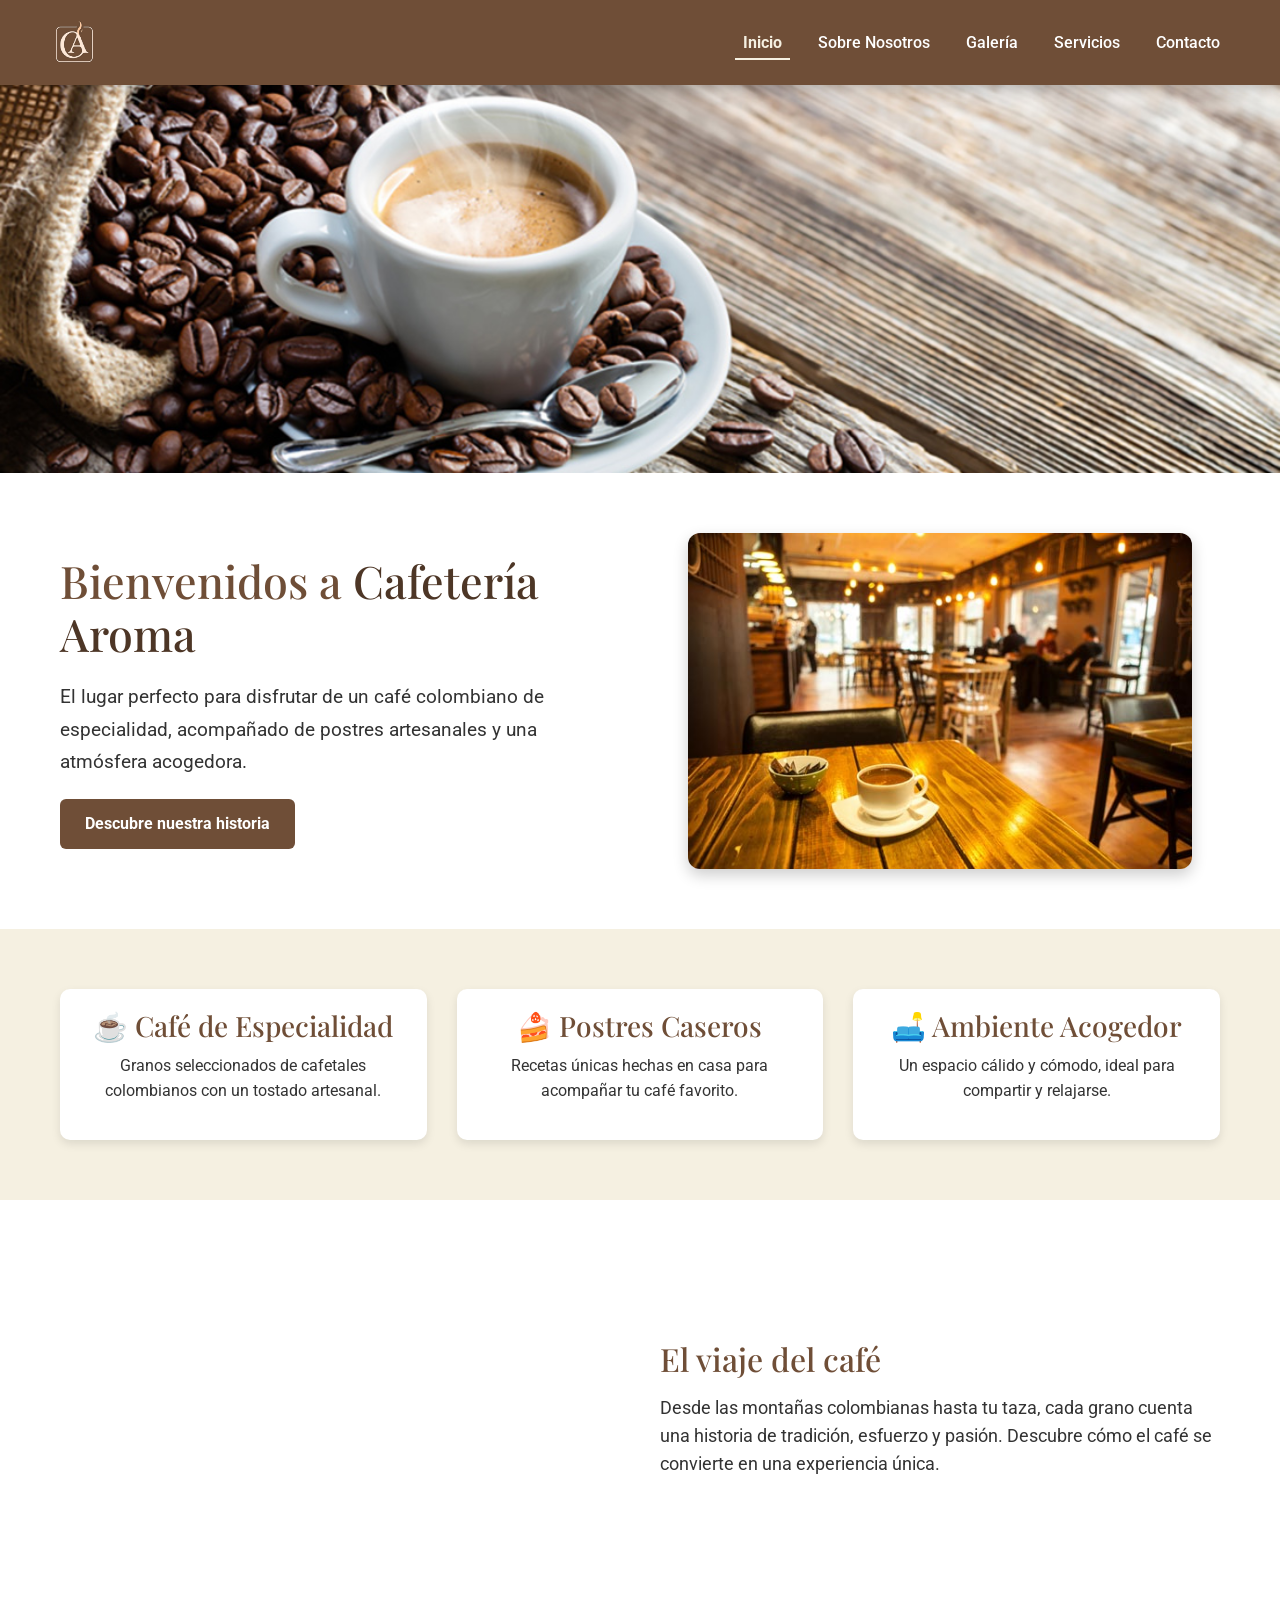
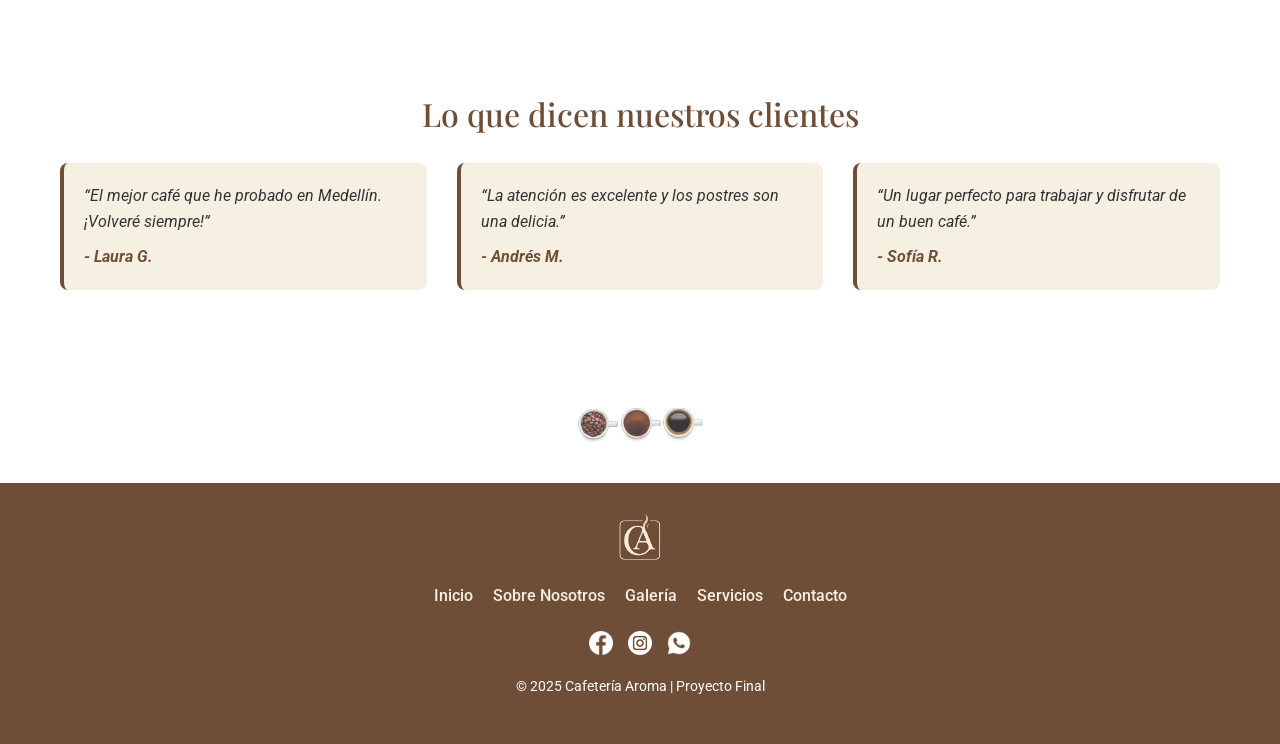
<file: index.html>
<!DOCTYPE html>
<html lang="es">
<head>
  <meta charset="UTF-8">
  <meta name="viewport" content="width=device-width, initial-scale=1.0">
  <meta name="description" content="Cafetería Aroma - El mejor café de la ciudad">
  <title>Inicio | Cafetería Aroma</title>

  <link href="https://fonts.googleapis.com/css2?family=Playfair+Display:wght@700&family=Roboto:wght@400;500&display=swap" rel="stylesheet">

  <link href="https://cdn.jsdelivr.net/npm/bootstrap@5.3.2/dist/css/bootstrap.min.css" rel="stylesheet">

  <link rel="stylesheet" href="css/style.css">
</head>
<body class="index">

  <header>
    <nav class="navbar navbar-expand-lg navbar-dark" style="background-color: #6f4e37;">
      <div class="container-fluid">
        <a class="navbar-brand" href="index.html">
          <img src="medios/Logo.svg" alt="Logo Cafetería Aroma" class="logo-img" height="40">
        </a>

        <button class="navbar-toggler" type="button" data-bs-toggle="collapse" data-bs-target="#navbarNav">
          <span class="navbar-toggler-icon"></span>
        </button>

        <div class="collapse navbar-collapse" id="navbarNav">
          <ul class="navbar-nav ms-auto">
            <li class="nav-item"><a class="nav-link active" href="index.html">Inicio</a></li>
            <li class="nav-item"><a class="nav-link" href="about.html">Sobre Nosotros</a></li>
            <li class="nav-item"><a class="nav-link" href="gallery.html">Galería</a></li>
            <li class="nav-item"><a class="nav-link" href="services.html">Servicios</a></li>
            <li class="nav-item"><a class="nav-link" href="contact.html">Contacto</a></li>
          </ul>
        </div>
      </div>
    </nav>
  </header>

  <section class="banner">
    <img src="medios/cafe-colombiano-banner.jpg" alt="Banner de Cafetería Aroma">
  </section>

  <main class="inicio fade-in">
    <div class="inicio-texto">
      <h1>Bienvenidos a <span>Cafetería Aroma</span></h1>
      <p>
        El lugar perfecto para disfrutar de un café colombiano de especialidad,
        acompañado de postres artesanales y una atmósfera acogedora.
      </p>
      <a href="about.html" class="btn-cta">Descubre nuestra historia</a>
    </div>

    <div class="inicio-imagen">
      <img src="./medios/cafeteria.jpg" alt="Taza de café caliente">
    </div>
  </main>

  <section class="destacados">
    <div class="item">
      <h3>☕ Café de Especialidad</h3>
      <p>Granos seleccionados de cafetales colombianos con un tostado artesanal.</p>
    </div>
    <div class="item">
      <h3>🍰 Postres Caseros</h3>
      <p>Recetas únicas hechas en casa para acompañar tu café favorito.</p>
    </div>
    <div class="item">
      <h3>🛋️ Ambiente Acogedor</h3>
      <p>Un espacio cálido y cómodo, ideal para compartir y relajarse.</p>
    </div>
  </section>

  <section class="video">
  <iframe width="560" height="315" src="https://www.youtube.com/embed/rrPZ2pcVLTA?si=5NT0BKOQUhZj5N0H" title="YouTube video player" frameborder="0" allow="accelerometer; autoplay; clipboard-write; encrypted-media; gyroscope; picture-in-picture; web-share" referrerpolicy="strict-origin-when-cross-origin" allowfullscreen></iframe>
  <div class="video-texto">
    <h2>El viaje del café</h2>
    <p>
      Desde las montañas colombianas hasta tu taza, cada grano cuenta una historia de tradición,
      esfuerzo y pasión. Descubre cómo el café se convierte en una experiencia única.
    </p>
  </div>
</section>


  <section class="testimonios">
    <h2>Lo que dicen nuestros clientes</h2>
    <div class="grid-testimonios">
      <blockquote>
        “El mejor café que he probado en Medellín. ¡Volveré siempre!”  
        <span>- Laura G.</span>
      </blockquote>
      <blockquote>
        “La atención es excelente y los postres son una delicia.”  
        <span>- Andrés M.</span>
      </blockquote>
      <blockquote>
        “Un lugar perfecto para trabajar y disfrutar de un buen café.”  
        <span>- Sofía R.</span>
      </blockquote>
    </div>
  </section>

  <div class="separador">
    <img src="medios/separador2.svg" alt="Separador decorativo">
  </div>

  <footer>
    <div class="footer-contenido">
      <div class="footer-logo">
        <img src="medios/Logo.svg" alt="Logo Cafetería Aroma">
      </div>

      <div class="footer-links">
        <a href="index.html">Inicio</a>
        <a href="about.html">Sobre Nosotros</a>
        <a href="gallery.html">Galería</a>
        <a href="services.html">Servicios</a>
        <a href="contact.html">Contacto</a>
      </div>

      <div class="footer-social">
        <a href="#"><img src="medios/facebook.svg" alt="Facebook"></a>
        <a href="#"><img src="medios/insta.svg" alt="Instagram"></a>
        <a href="#"><img src="medios/wasa.svg" alt="WhatsApp"></a>
      </div>
    </div>

    <p class="footer-copy">© 2025 Cafetería Aroma | Proyecto Final</p>
  </footer>

  <script src="https://cdn.jsdelivr.net/npm/bootstrap@5.3.2/dist/js/bootstrap.bundle.min.js"></script>
</body>
</html>
</file>
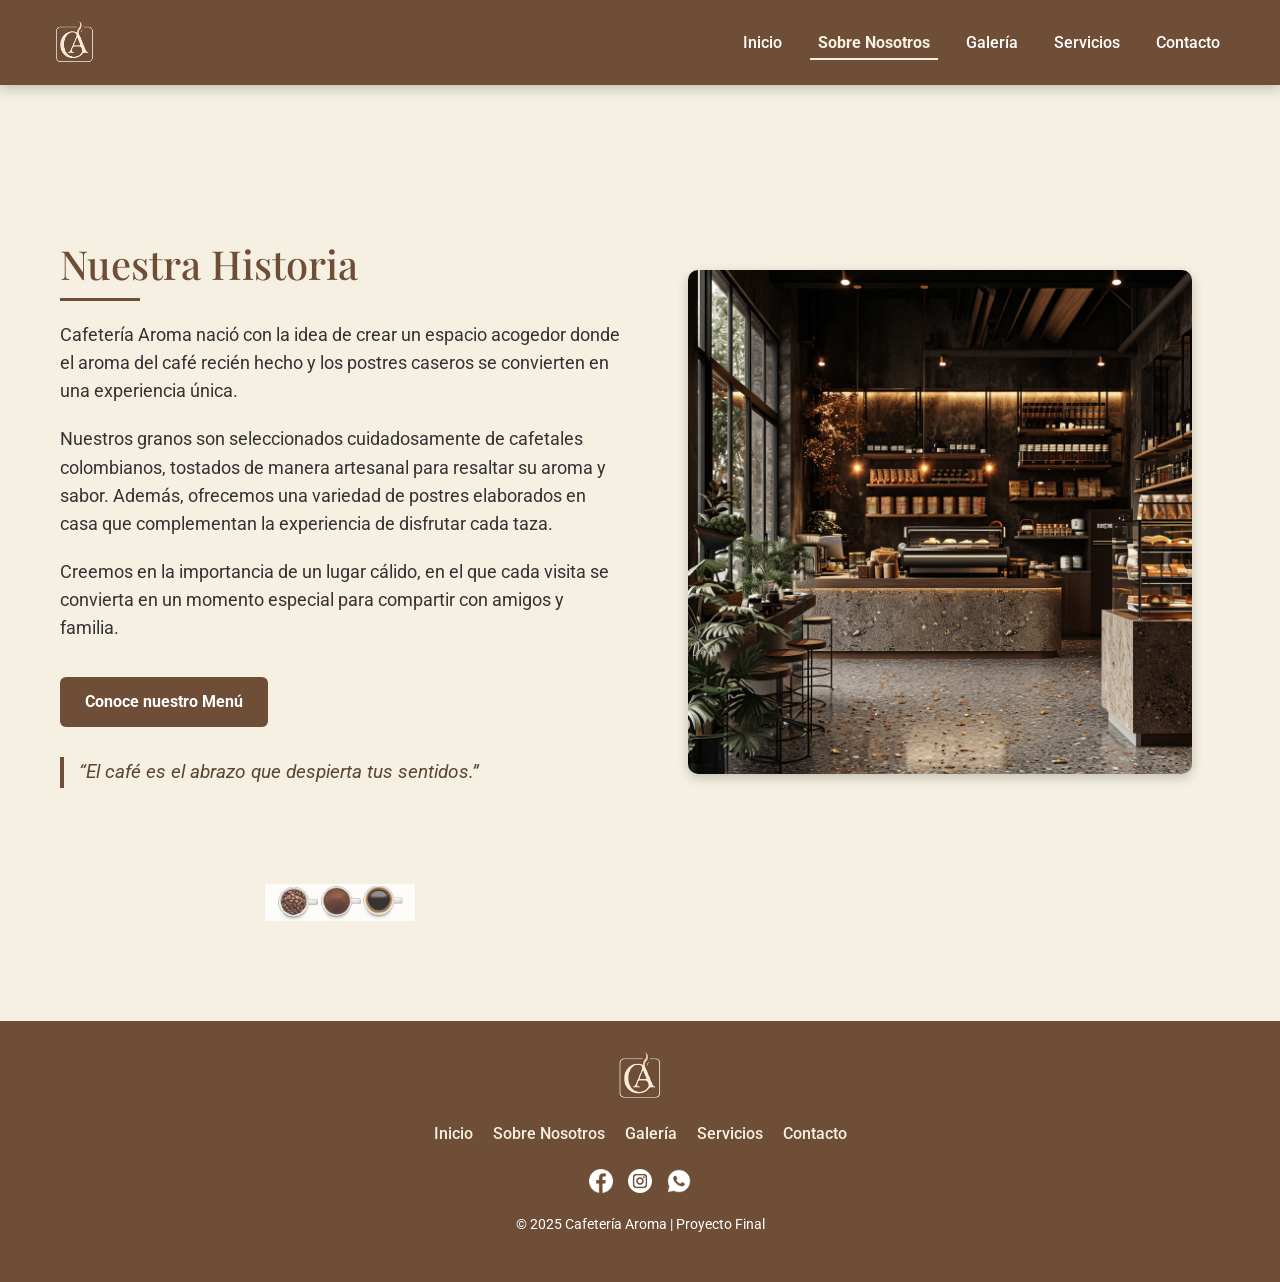
<file: about.html>
<!DOCTYPE html>
<html lang="es">
<head>
  <meta charset="UTF-8">
  <meta name="viewport" content="width=device-width, initial-scale=1.0">
  <meta name="description" content="Nuestra historia en Cafetería Aroma">
  <title>Sobre Nosotros | Cafetería Aroma</title>

  <link href="https://fonts.googleapis.com/css2?family=Playfair+Display:wght@700&family=Roboto:wght@400;500&display=swap" rel="stylesheet">

  <link href="https://cdn.jsdelivr.net/npm/bootstrap@5.3.2/dist/css/bootstrap.min.css" rel="stylesheet">

  <link rel="stylesheet" href="css/style.css">
</head>
<body>

  <header>
    <nav class="navbar navbar-expand-lg navbar-dark" style="background-color: #6f4e37;">
      <div class="container-fluid">
        <a class="navbar-brand" href="index.html">
          <img src="medios/Logo.svg" alt="Logo Cafetería Aroma" class="logo-img" height="40">
        </a>

        <button class="navbar-toggler" type="button" data-bs-toggle="collapse" data-bs-target="#navbarNav">
          <span class="navbar-toggler-icon"></span>
        </button>

        <div class="collapse navbar-collapse" id="navbarNav">
          <ul class="navbar-nav ms-auto">
            <li class="nav-item"><a class="nav-link" href="index.html">Inicio</a></li>
            <li class="nav-item"><a class="nav-link active" href="about.html">Sobre Nosotros</a></li>
            <li class="nav-item"><a class="nav-link" href="gallery.html">Galería</a></li>
            <li class="nav-item"><a class="nav-link" href="services.html">Servicios</a></li>
            <li class="nav-item"><a class="nav-link" href="contact.html">Contacto</a></li>
          </ul>
        </div>
      </div>
    </nav>
  </header>


  <main class="about fade-in">
    <section class="about-texto">
      <h2>Nuestra Historia</h2>
      <p>
        Cafetería Aroma nació con la idea de crear un espacio acogedor donde el aroma del café recién hecho y los postres caseros se convierten en una experiencia única.
      </p>
      <p>
        Nuestros granos son seleccionados cuidadosamente de cafetales colombianos, tostados de manera artesanal para resaltar su aroma y sabor. Además, ofrecemos una variedad de postres elaborados en casa que complementan la experiencia de disfrutar cada taza.
      </p>
      <p>
        Creemos en la importancia de un lugar cálido, en el que cada visita se convierta en un momento especial para compartir con amigos y familia.
      </p>

      <a href="services.html" class="btn-cta">Conoce nuestro Menú</a>


      <blockquote class="cita">
        “El café es el abrazo que despierta tus sentidos.”
      </blockquote>
    </section>

    <section class="about-imagen">
      <img src="medios/interior.png" alt="Interior de la cafetería">
    </section>

    <div class="separador">
      <img src="medios/separador2.svg" alt="Separador decorativo con granos de café">
    </div>
  </main>

  <footer>
    <div class="footer-contenido">
      <div class="footer-logo">
        <img src="medios/Logo.svg" alt="Logo Cafetería Aroma">
      </div>

      <div class="footer-links">
        <a href="index.html">Inicio</a>
        <a href="about.html">Sobre Nosotros</a>
        <a href="gallery.html">Galería</a>
        <a href="services.html">Servicios</a>
        <a href="contact.html">Contacto</a>
      </div>

      <div class="footer-social">
        <a href="#"><img src="medios/facebook.svg" alt="Facebook"></a>
        <a href="#"><img src="medios/insta.svg" alt="Instagram"></a>
        <a href="#"><img src="medios/wasa.svg" alt="WhatsApp"></a>
      </div>
    </div>

    <p class="footer-copy">© 2025 Cafetería Aroma | Proyecto Final</p>
  </footer>

  <script src="https://cdn.jsdelivr.net/npm/bootstrap@5.3.2/dist/js/bootstrap.bundle.min.js"></script>
</body>
</html>
</file>
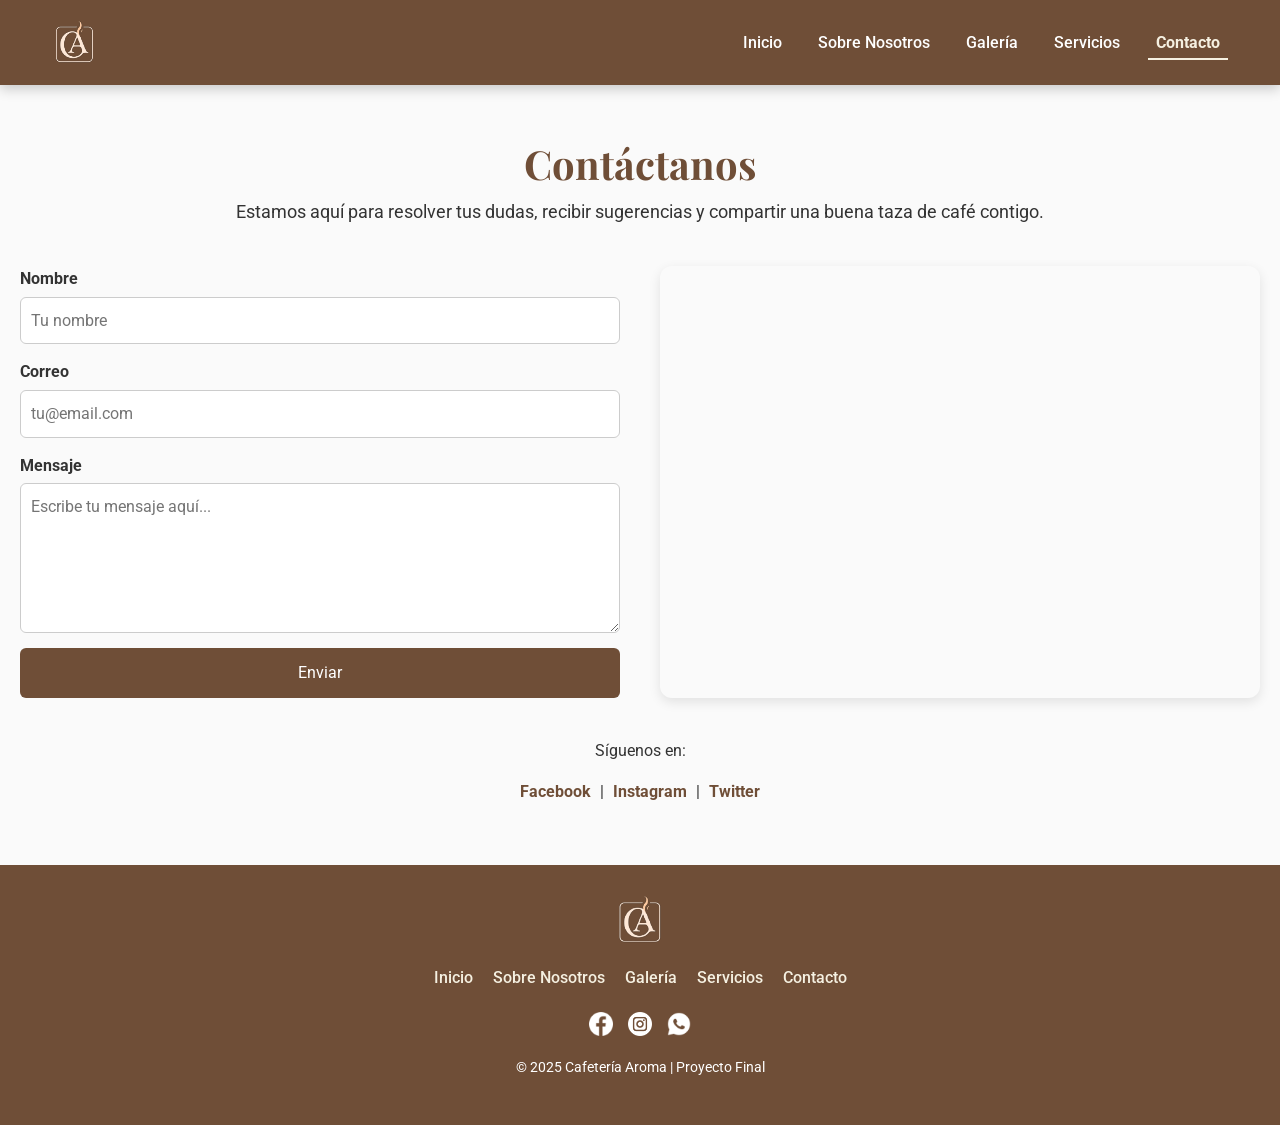
<file: contact.html>
<!DOCTYPE html>
<html lang="es">
<head>
  <meta charset="UTF-8">
  <meta name="viewport" content="width=device-width, initial-scale=1.0">
  <meta name="description" content="Contacto Cafetería Aroma: escríbenos, visita nuestra ubicación o síguenos en redes sociales.">
  <title>Contacto | Cafetería Aroma</title>

  <link href="https://fonts.googleapis.com/css2?family=Playfair+Display:wght@400;700&family=Roboto:wght@400;500&display=swap" rel="stylesheet">

  <link href="https://cdn.jsdelivr.net/npm/bootstrap@5.3.2/dist/css/bootstrap.min.css" rel="stylesheet">

  <link rel="stylesheet" href="css/style.css">
</head>
<body>

  <header>
    <nav class="navbar navbar-expand-lg navbar-dark" style="background-color: #6f4e37;">
      <div class="container-fluid">
        <a class="navbar-brand" href="index.html">
          <img src="medios/Logo.svg" alt="Logo Cafetería Aroma" class="logo-img">
        </a>
        <button class="navbar-toggler" type="button" data-bs-toggle="collapse" data-bs-target="#navbarNav"
          aria-controls="navbarNav" aria-expanded="false" aria-label="Toggle navigation">
          <span class="navbar-toggler-icon"></span>
        </button>
        <div class="collapse navbar-collapse" id="navbarNav">
          <ul class="navbar-nav ms-auto">
            <li class="nav-item"><a class="nav-link" href="index.html">Inicio</a></li>
            <li class="nav-item"><a class="nav-link" href="about.html">Sobre Nosotros</a></li>
            <li class="nav-item"><a class="nav-link" href="gallery.html">Galería</a></li>
            <li class="nav-item"><a class="nav-link" href="services.html">Servicios</a></li>
            <li class="nav-item"><a class="nav-link active" aria-current="page" href="contact.html">Contacto</a></li>
          </ul>
        </div>
      </div>
    </nav>
  </header>

  <main>
    <section class="contacto">
      <h1>Contáctanos</h1>
      <p class="intro">Estamos aquí para resolver tus dudas, recibir sugerencias y compartir una buena taza de café contigo.</p>

      <div class="grid-contacto">

        <form class="form-contacto">
          <label for="nombre">Nombre</label>
          <input type="text" id="nombre" name="nombre" placeholder="Tu nombre" required>

          <label for="email">Correo</label>
          <input type="email" id="email" name="email" placeholder="tu@email.com" required>

          <label for="mensaje">Mensaje</label>
          <textarea id="mensaje" name="mensaje" rows="5" placeholder="Escribe tu mensaje aquí..." required></textarea>

          <button type="submit">Enviar</button>
        </form>

        <div class="mapa">
          <iframe src="https://www.google.com/maps/embed?pb=!1m18!1m12!1m3!1d3976.999999999!2d-75.579!3d6.244!2m3!1f0!2f0!3f0!3m2!1i1024!2i768!4f13.1!3m3!1m2!1s0x0%3A0x0!2zNsKwMTQnMzguNCJOIDc1wrAzNCc0NC45Ilc!5e0!3m2!1ses!2sco!4v1700000000000!5m2!1ses!2sco" 
                  width="100%" height="300" style="border:0;" allowfullscreen="" loading="lazy"></iframe>
        </div>
      </div>

      <div class="redes">
        <p>Síguenos en:</p>
        <a href="#">Facebook</a> |
        <a href="#">Instagram</a> |
        <a href="#">Twitter</a>
      </div>
    </section>
  </main>

  <footer>
    <div class="footer-contenido">
      <div class="footer-logo">
        <img src="medios/Logo.svg" alt="Logo Cafetería Aroma">
      </div>

      <div class="footer-links">
        <a href="index.html">Inicio</a>
        <a href="about.html">Sobre Nosotros</a>
        <a href="gallery.html">Galería</a>
        <a href="services.html">Servicios</a>
        <a href="contact.html">Contacto</a>
      </div>

      <div class="footer-social">
        <a href="#"><img src="medios/facebook.svg" alt="Facebook"></a>
        <a href="#"><img src="medios/insta.svg" alt="Instagram"></a>
        <a href="#"><img src="medios/wasa.svg" alt="WhatsApp"></a>
      </div>
    </div>

    <p class="footer-copy">© 2025 Cafetería Aroma | Proyecto Final</p>
  </footer>

  <script src="https://cdn.jsdelivr.net/npm/bootstrap@5.3.2/dist/js/bootstrap.bundle.min.js"></script>
</body>
</html>
</file>
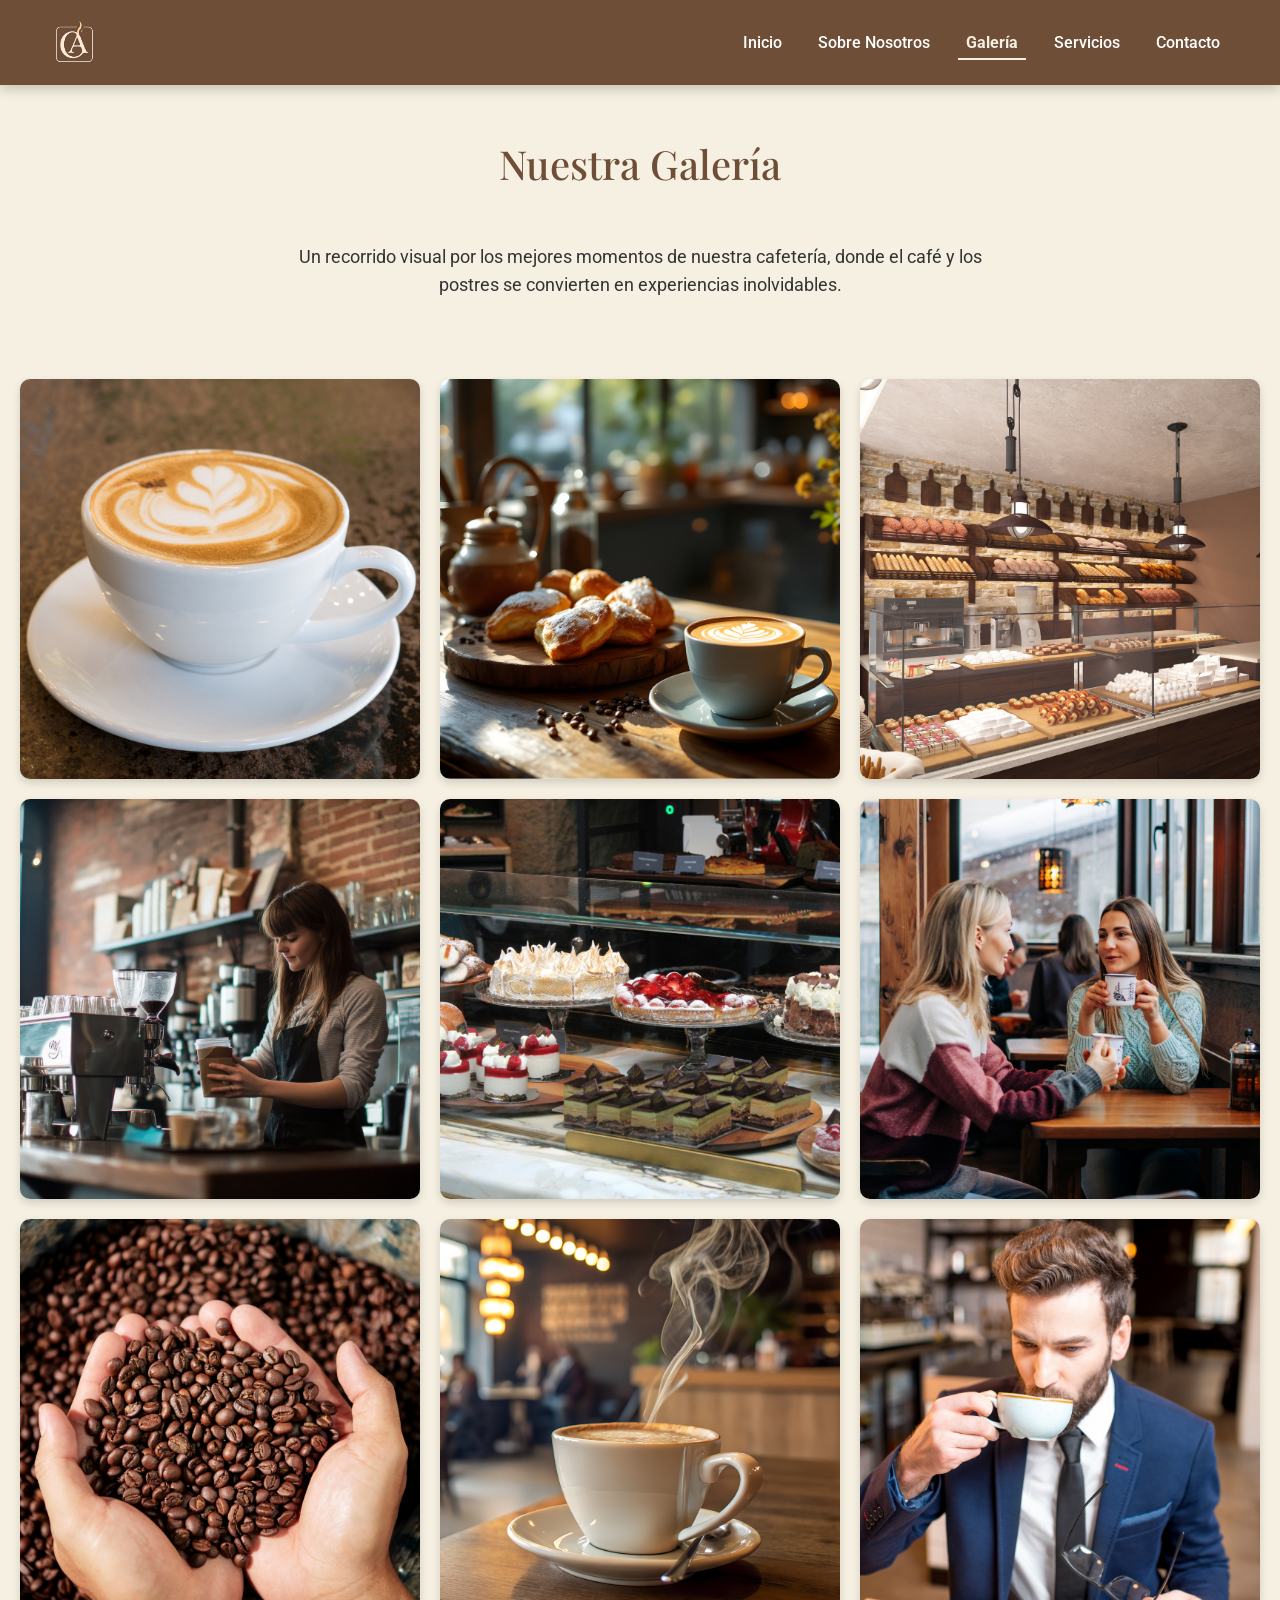
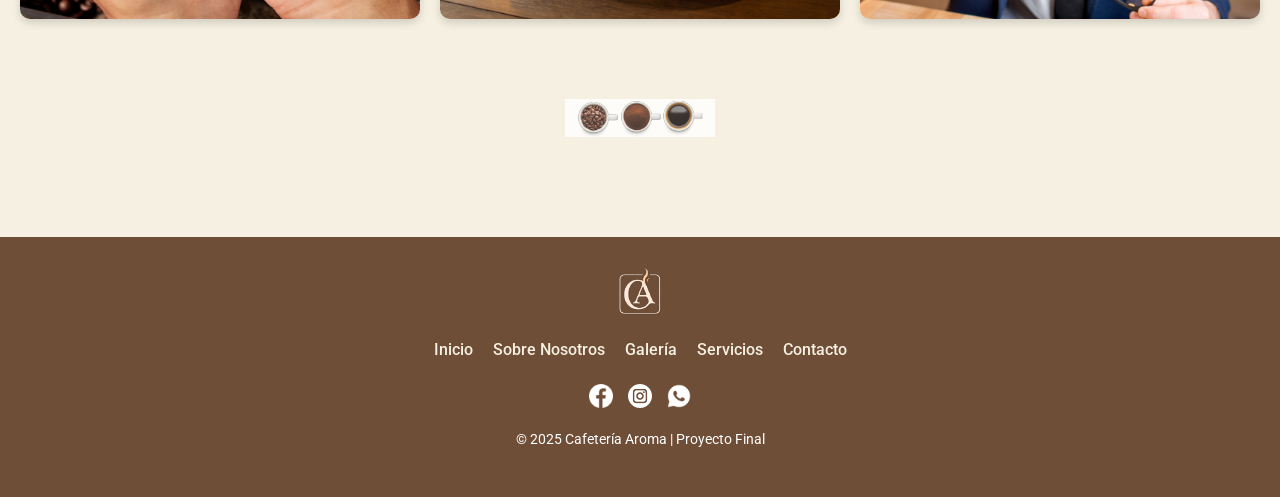
<file: gallery.html>
<!DOCTYPE html>
<html lang="es">
<head>
  <meta charset="UTF-8">
  <meta name="viewport" content="width=device-width, initial-scale=1.0">
  <meta name="description" content="Galería de Cafetería Aroma">
  <title>Galería | Cafetería Aroma</title>

  <link href="https://fonts.googleapis.com/css2?family=Playfair+Display:wght@700&family=Roboto:wght@400;500&display=swap" rel="stylesheet">

  <link href="https://cdn.jsdelivr.net/npm/bootstrap@5.3.2/dist/css/bootstrap.min.css" rel="stylesheet">

  <link rel="stylesheet" href="css/style.css">
</head>
<body class="gallery">

  <header>
    <nav class="navbar navbar-expand-lg navbar-dark" style="background-color: #6f4e37;">
      <div class="container-fluid">
        <a class="navbar-brand" href="index.html">
          <img src="medios/Logo.svg" alt="Logo Cafetería Aroma" class="logo-img">
        </a>
        <button class="navbar-toggler" type="button" data-bs-toggle="collapse" data-bs-target="#navbarNav"
          aria-controls="navbarNav" aria-expanded="false" aria-label="Toggle navigation">
          <span class="navbar-toggler-icon"></span>
        </button>
        <div class="collapse navbar-collapse" id="navbarNav">
          <ul class="navbar-nav ms-auto">
            <li class="nav-item"><a class="nav-link" href="index.html">Inicio</a></li>
            <li class="nav-item"><a class="nav-link" href="about.html">Sobre Nosotros</a></li>
            <li class="nav-item"><a class="nav-link active" aria-current="page" href="gallery.html">Galería</a></li>
            <li class="nav-item"><a class="nav-link" href="services.html">Servicios</a></li>
            <li class="nav-item"><a class="nav-link" href="contact.html">Contacto</a></li>
          </ul>
        </div>
      </div>
    </nav>
  </header>

  <main class="galeria fade-in">
    <h1>Nuestra Galería</h1>
    <p class="intro">
      Un recorrido visual por los mejores momentos de nuestra cafetería, donde el café y los postres se convierten en experiencias inolvidables.
    </p>

    <div class="grid-galeria">
      <img src="medios/Taza-de-cafe.png" alt="Taza de café con arte latte">
      <img src="medios/Mesa-caféypostre.png" alt="Mesa con café y postres">
      <img src="medios/interiocafeteria.png" alt="Interior acogedor de la cafetería">
      <img src="medios/Barista.png" alt="Barista preparando café">
      <img src="medios/Exhibicion.png" alt="Postres caseros en exhibición">
      <img src="medios/amigostomandocafe.png" alt="Amigos compartiendo café">
      <img src="medios/granoscafe.png" alt="Granos de café">
      <img src="medios/cafemesa.png" alt="Café servido en mesa rústica">
      <img src="medios/personatomandocfe.png" alt="Cliente disfrutando de café">
    </div>

    <div class="separador">
      <img src="medios/separador2.svg" alt="Separador decorativo">
    </div>
  </main>

  <footer>
    <div class="footer-contenido">
      <div class="footer-logo">
        <img src="medios/Logo.svg" alt="Logo Cafetería Aroma">
      </div>

      <div class="footer-links">
        <a href="index.html">Inicio</a>
        <a href="about.html">Sobre Nosotros</a>
        <a href="gallery.html">Galería</a>
        <a href="services.html">Servicios</a>
        <a href="contact.html">Contacto</a>
      </div>

      <div class="footer-social">
        <a href="#"><img src="medios/facebook.svg" alt="Facebook"></a>
        <a href="#"><img src="medios/insta.svg" alt="Instagram"></a>
        <a href="#"><img src="medios/wasa.svg" alt="WhatsApp"></a>
      </div>
    </div>

    <p class="footer-copy">© 2025 Cafetería Aroma | Proyecto Final</p>
  </footer>

  <script src="https://cdn.jsdelivr.net/npm/bootstrap@5.3.2/dist/js/bootstrap.bundle.min.js"></script>
</body>
</html>
</file>
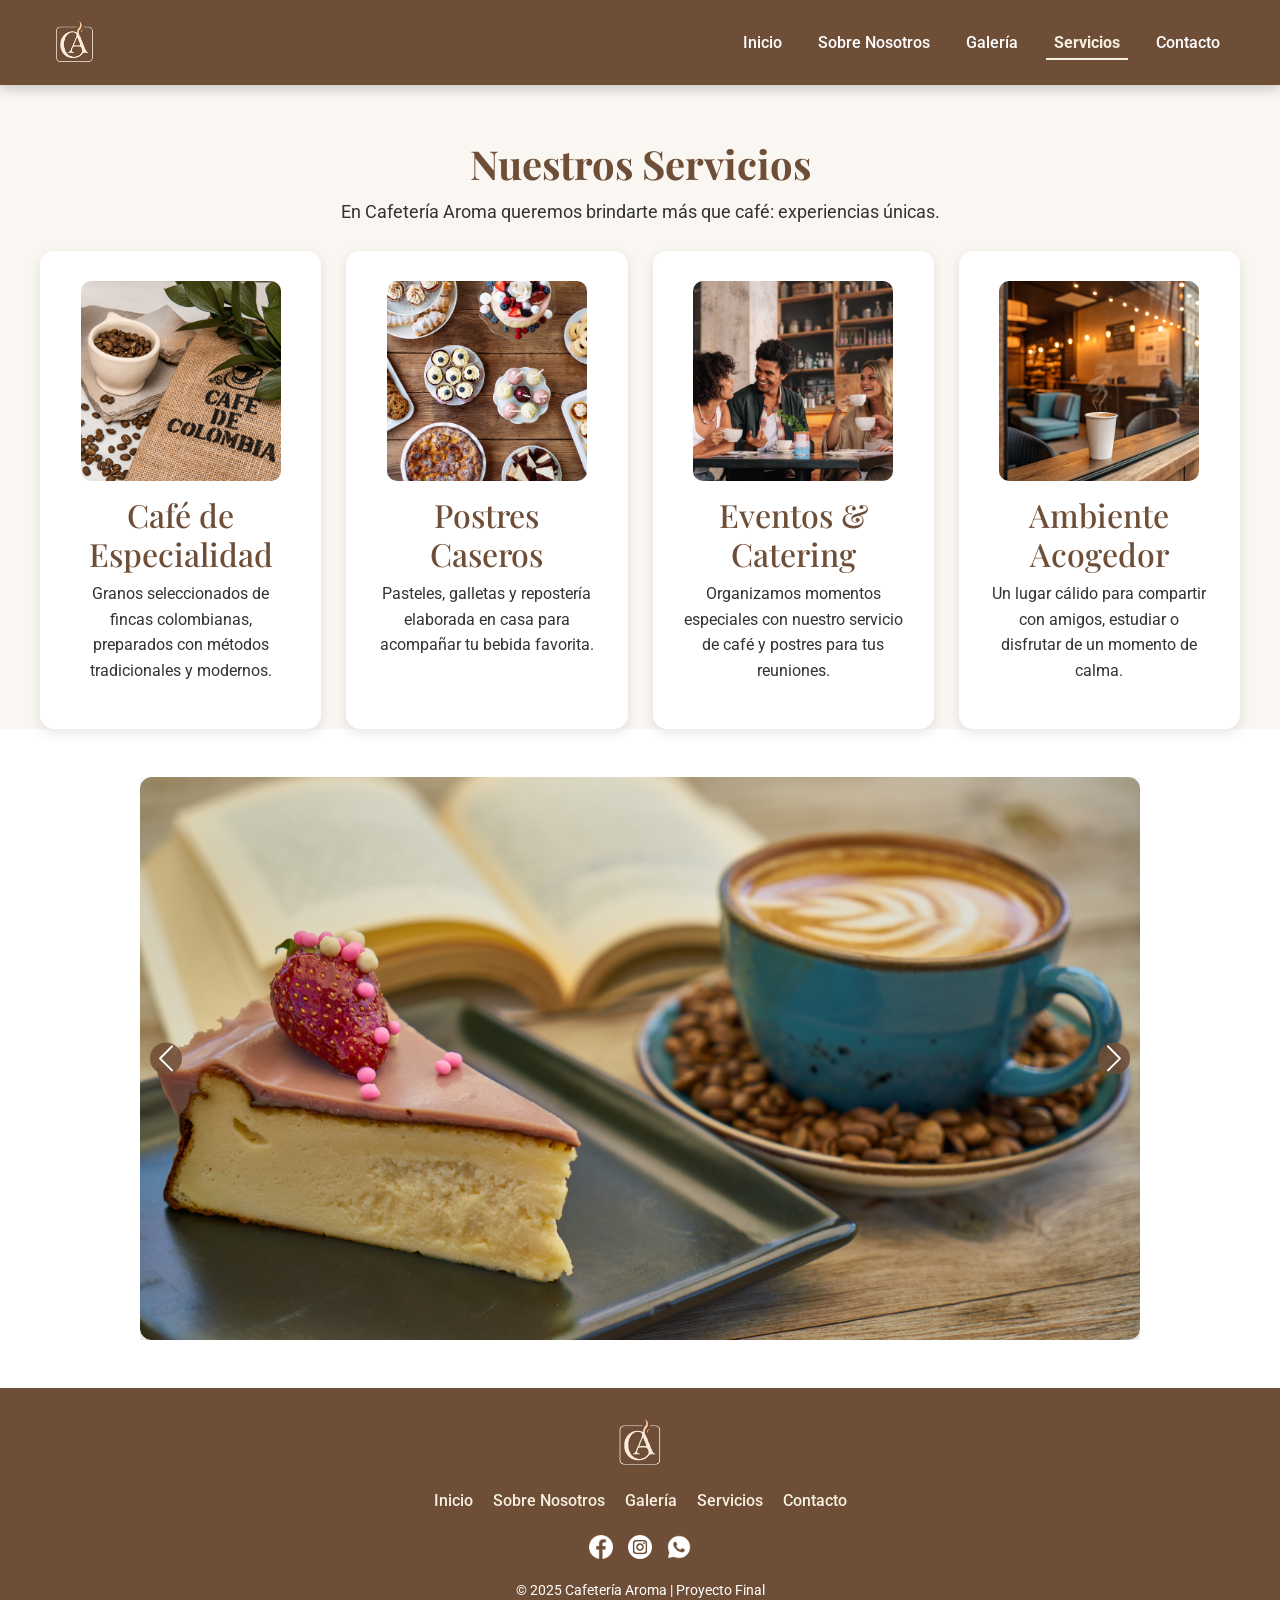
<file: services.html>
<!DOCTYPE html>
<html lang="es">
<head>
  <meta charset="UTF-8">
  <meta name="viewport" content="width=device-width, initial-scale=1.0">
  <meta name="description" content="Servicios de Cafetería Aroma: café de especialidad, postres caseros y más.">
  <title>Servicios | Cafetería Aroma</title>

  <link href="https://fonts.googleapis.com/css2?family=Playfair+Display:wght@400;700&family=Roboto:wght@400;500&display=swap" rel="stylesheet">

  <link href="https://cdn.jsdelivr.net/npm/bootstrap@5.3.2/dist/css/bootstrap.min.css" rel="stylesheet">

  <link rel="stylesheet" href="css/style.css">
</head>
<body class="services-page">

  <header>
    <nav class="navbar navbar-expand-lg navbar-dark" style="background-color: #6f4e37;">
      <div class="container-fluid">
        <a class="navbar-brand" href="index.html">
          <img src="medios/Logo.svg" alt="Logo Cafetería Aroma" class="logo-img">
        </a>
        <button class="navbar-toggler" type="button" data-bs-toggle="collapse" data-bs-target="#navbarNav"
          aria-controls="navbarNav" aria-expanded="false" aria-label="Toggle navigation">
          <span class="navbar-toggler-icon"></span>
        </button>
        <div class="collapse navbar-collapse" id="navbarNav">
          <ul class="navbar-nav ms-auto">
            <li class="nav-item"><a class="nav-link" href="index.html">Inicio</a></li>
            <li class="nav-item"><a class="nav-link" href="about.html">Sobre Nosotros</a></li>
            <li class="nav-item"><a class="nav-link" href="gallery.html">Galería</a></li>
            <li class="nav-item"><a class="nav-link active" aria-current="page" href="services.html">Servicios</a></li>
            <li class="nav-item"><a class="nav-link" href="contact.html">Contacto</a></li>
          </ul>
        </div>
      </div>
    </nav>
  </header>

  <main>
    <section class="servicios">
      <h1>Nuestros Servicios</h1>
      <p class="intro">En Cafetería Aroma queremos brindarte más que café: experiencias únicas.</p>

      <div class="grid-servicios">
        <div class="card-servicio">
          <img src="medios/granos-colombianos.png" alt="Café de Especialidad">
          <h2>Café de Especialidad</h2>
          <p>Granos seleccionados de fincas colombianas, preparados con métodos tradicionales y modernos.</p>
        </div>

        <div class="card-servicio">
          <img src="medios/variedad-postres.png" alt="Postres Caseros">
          <h2>Postres Caseros</h2>
          <p>Pasteles, galletas y repostería elaborada en casa para acompañar tu bebida favorita.</p>
        </div>

        <div class="card-servicio">
          <img src="medios/eventos.png" alt="Eventos y Catering">
          <h2>Eventos & Catering</h2>
          <p>Organizamos momentos especiales con nuestro servicio de café y postres para tus reuniones.</p>
        </div>

        <div class="card-servicio">
          <img src="medios/ambiente.png" alt="Ambiente Acogedor">
          <h2>Ambiente Acogedor</h2>
          <p>Un lugar cálido para compartir con amigos, estudiar o disfrutar de un momento de calma.</p>
        </div>
      </div>
    </section>

    <section class="carrusel-servicios my-5">
      <div id="carouselServicios" class="carousel slide" data-bs-ride="carousel">
        <div class="carousel-inner">
          <div class="carousel-item active">
            <img src="medios/1.png" class="d-block w-100" alt="Imagen café 1">
          </div>
          <div class="carousel-item">
            <img src="medios/2.png" class="d-block w-100" alt="Imagen café 2">
          </div>
          <div class="carousel-item">
            <img src="medios/3.png" class="d-block w-100" alt="Imagen café 3">
          </div>
        </div>
        <button class="carousel-control-prev" type="button" data-bs-target="#carouselServicios" data-bs-slide="prev">
          <span class="carousel-control-prev-icon" aria-hidden="true"></span>
          <span class="visually-hidden">Anterior</span>
        </button>
        <button class="carousel-control-next" type="button" data-bs-target="#carouselServicios" data-bs-slide="next">
          <span class="carousel-control-next-icon" aria-hidden="true"></span>
          <span class="visually-hidden">Siguiente</span>
        </button>
      </div>
    </section>
  </main>

  <footer>
    <div class="footer-contenido">
      <div class="footer-logo">
        <img src="medios/Logo.svg" alt="Logo Cafetería Aroma">
      </div>

      <div class="footer-links">
        <a href="index.html">Inicio</a>
        <a href="about.html">Sobre Nosotros</a>
        <a href="gallery.html">Galería</a>
        <a href="services.html">Servicios</a>
        <a href="contact.html">Contacto</a>
      </div>

      <div class="footer-social">
        <a href="#"><img src="medios/facebook.svg" alt="Facebook"></a>
        <a href="#"><img src="medios/insta.svg" alt="Instagram"></a>
        <a href="#"><img src="medios/wasa.svg" alt="WhatsApp"></a>
      </div>
    </div>

    <p class="footer-copy">© 2025 Cafetería Aroma | Proyecto Final</p>
  </footer>

  <script src="https://cdn.jsdelivr.net/npm/bootstrap@5.3.2/dist/js/bootstrap.bundle.min.js"></script>
</body>
</html>
</file>
<file: css/style.css>
header {
  position: fixed;
  top: 0;
  left: 0;
  width: 100%;
  z-index: 1000;
  background-color: #6f4e37;
}
header .navbar {
  background-color: #6f4e37;
  padding: 15px 40px;
  box-shadow: 0 4px 12px rgba(0, 0, 0, 0.2);
}
header .navbar .navbar-brand img {
  height: 45px;
  max-width: 100%;
}
header .navbar .nav-link {
  font-family: "Roboto", sans-serif;
  font-size: 1rem;
  color: white;
  font-weight: 500;
  margin-left: 20px;
  transition: color 0.3s, border-bottom 0.3s;
}
header .navbar .nav-link:hover {
  color: #f5f0e1;
}
header .navbar .nav-link.active {
  font-weight: bold;
  border-bottom: 2px solid #f5f0e1;
  padding-bottom: 3px;
  color: #f5f0e1;
}
header .navbar .navbar-toggler {
  border: none;
}
header .navbar .navbar-toggler:focus {
  box-shadow: none;
}
header .navbar .navbar-toggler .navbar-toggler-icon {
  filter: invert(100%);
}

body {
  padding-top: 80px;
}

body.index {
  padding-top: 0;
}

html, body {
  height: 100%;
  margin: 0;
  display: flex;
  flex-direction: column;
}

main {
  flex: 1;
  padding-top: 100px;
}

@media (max-width: 768px) {
  main {
    padding-top: 80px;
  }
}
footer {
  background-color: #6f4e37;
  color: #f5f0e1;
  text-align: center;
  padding: 30px 20px;
}
footer .footer-contenido {
  display: flex;
  flex-direction: column;
  align-items: center;
  gap: 20px;
}
footer .footer-contenido .footer-logo img {
  max-height: 50px;
}
footer .footer-contenido .footer-links {
  display: flex;
  gap: 20px;
}
footer .footer-contenido .footer-links a {
  color: #f5f0e1;
  text-decoration: none;
  font-family: "Roboto", sans-serif;
  font-weight: 500;
  transition: color 0.3s;
}
footer .footer-contenido .footer-links a:hover {
  color: white;
}
footer .footer-contenido .footer-social {
  display: flex;
  gap: 15px;
}
footer .footer-contenido .footer-social img {
  width: 24px;
  height: 24px;
  filter: brightness(0) invert(1);
  transition: transform 0.3s;
}
footer .footer-contenido .footer-social img:hover {
  transform: scale(1.2);
}
footer .footer-copy {
  margin-top: 20px;
  font-size: 0.9rem;
  color: hsl(45, 50%, 112.1568627451%);
}

.inicio {
  display: grid;
  grid-template-columns: 1fr 1fr;
  align-items: center;
  padding: 60px;
  background-color: #fff;
  gap: 40px;
}
.inicio .inicio-texto {
  max-width: 600px;
}
.inicio .inicio-texto h1 {
  font-family: "Playfair Display", serif;
  font-size: 2.8rem;
  color: #6f4e37;
  margin-bottom: 20px;
}
.inicio .inicio-texto h1 span {
  color: rgb(76.8975903614, 54.0361445783, 38.1024096386);
}
.inicio .inicio-texto p {
  font-family: "Roboto", sans-serif;
  font-size: 1.2rem;
  line-height: 1.7;
  margin-bottom: 20px;
  color: #333333;
}
.inicio .inicio-texto .btn-cta {
  display: inline-block;
  background-color: #6f4e37;
  color: white;
  padding: 12px 25px;
  border-radius: 6px;
  text-decoration: none;
  font-weight: bold;
  transition: background 0.3s ease;
}
.inicio .inicio-texto .btn-cta:hover {
  background-color: rgb(76.8975903614, 54.0361445783, 38.1024096386);
}
.inicio .inicio-imagen {
  text-align: center;
}
.inicio .inicio-imagen img {
  max-width: 90%;
  border-radius: 12px;
  box-shadow: 0 6px 15px rgba(0, 0, 0, 0.2);
  transition: transform 0.3s ease;
}
.inicio .inicio-imagen img:hover {
  transform: scale(1.05);
}

.banner {
  width: 100%;
  height: auto;
  margin-top: 0;
  padding-top: 0;
}
.banner img {
  width: 100%;
  display: block;
  border-radius: 0;
}

.destacados {
  display: grid;
  grid-template-columns: repeat(3, 1fr);
  gap: 30px;
  padding: 60px;
  background-color: #f5f0e1;
  text-align: center;
}
.destacados .item {
  background: white;
  padding: 20px;
  border-radius: 10px;
  box-shadow: 0 4px 10px rgba(0, 0, 0, 0.1);
}
.destacados .item h3 {
  color: #6f4e37;
  margin-bottom: 10px;
}
.destacados .item p {
  color: #333333;
}

.video {
  display: grid;
  grid-template-columns: 1fr 1fr;
  gap: 40px;
  align-items: center;
  padding: 60px;
}
.video .video-iframe {
  position: relative;
  width: 100%;
  padding-bottom: 56.25%;
  height: 0;
  overflow: hidden;
}
.video .video-iframe iframe {
  position: absolute;
  top: 0;
  left: 0;
  width: 100%;
  height: 100%;
  border-radius: 10px;
}
.video .video-texto h2 {
  font-size: 2rem;
  color: #6f4e37;
  margin-bottom: 15px;
}
.video .video-texto p {
  font-size: 1.1rem;
  line-height: 1.6;
  color: #333333;
}

.testimonios {
  padding: 60px;
  background-color: #fff;
}
.testimonios h2 {
  text-align: center;
  font-size: 2rem;
  color: #6f4e37;
  margin-bottom: 30px;
}
.testimonios .grid-testimonios {
  display: grid;
  grid-template-columns: repeat(3, 1fr);
  gap: 30px;
}
.testimonios .grid-testimonios blockquote {
  background: #f5f0e1;
  padding: 20px;
  border-left: 4px solid #6f4e37;
  font-style: italic;
  border-radius: 8px;
}
.testimonios .grid-testimonios blockquote span {
  display: block;
  margin-top: 10px;
  font-weight: bold;
  color: #6f4e37;
}

.separador {
  text-align: center;
  margin: 40px 0;
}
.separador img {
  width: 150px;
  opacity: 0.8;
}

.fade-in {
  opacity: 0;
  transform: translateY(20px);
  animation: fadeInUp 1s ease forwards;
}

@keyframes fadeInUp {
  to {
    opacity: 1;
    transform: translateY(0);
  }
}
header, .navbar {
  margin-bottom: 0;
}

.about {
  display: grid;
  grid-template-columns: 1fr 1fr;
  align-items: center;
  padding: 60px;
  background-color: #f5f0e1;
  gap: 40px;
}
.about .about-texto {
  max-width: 600px;
}
.about .about-texto h2 {
  font-size: 2.5rem;
  font-family: "Playfair Display", serif;
  color: #6f4e37;
  margin-bottom: 20px;
  position: relative;
}
.about .about-texto h2::after {
  content: "";
  display: block;
  width: 80px;
  height: 3px;
  background-color: #6f4e37;
  margin-top: 10px;
}
.about .about-texto p {
  margin-bottom: 20px;
  line-height: 1.6;
  font-size: 1.1rem;
  font-family: "Roboto", sans-serif;
  color: #333333;
}
.about .about-texto .btn-cta {
  display: inline-block;
  background-color: #6f4e37;
  color: white;
  padding: 12px 25px;
  border-radius: 6px;
  text-decoration: none;
  font-weight: bold;
  margin-top: 15px;
  transition: background 0.3s ease;
}
.about .about-texto .btn-cta:hover {
  background-color: rgb(76.8975903614, 54.0361445783, 38.1024096386);
}
.about .about-texto .cita {
  margin-top: 30px;
  font-style: italic;
  font-size: 1.2rem;
  color: #5a4632;
  border-left: 4px solid #6f4e37;
  padding-left: 15px;
}
.about .about-imagen {
  text-align: center;
}
.about .about-imagen img {
  max-width: 90%;
  border-radius: 10px;
  box-shadow: 0 4px 12px rgba(0, 0, 0, 0.2);
  transition: transform 0.3s ease;
}
.about .about-imagen img:hover {
  transform: scale(1.05);
}

.galeria {
  display: grid;
  grid-template-columns: 1fr;
  align-items: center;
  padding: 60px 20px;
  background-color: #f5f0e1;
  gap: 40px;
  text-align: center;
}
.galeria h1 {
  font-size: 2.5rem;
  font-family: "Playfair Display", serif;
  color: #6f4e37;
  margin-bottom: 15px;
}
.galeria .intro {
  font-size: 1.1rem;
  margin-bottom: 40px;
  color: #333333;
  max-width: 700px;
  margin-left: auto;
  margin-right: auto;
}
.galeria .grid-galeria {
  display: grid;
  grid-template-columns: repeat(3, 1fr);
  gap: 20px;
}
.galeria .grid-galeria img {
  width: 100%;
  border-radius: 10px;
  box-shadow: 0 4px 8px rgba(0, 0, 0, 0.15);
  transition: transform 0.4s ease, box-shadow 0.4s ease;
  cursor: pointer;
}
.galeria .grid-galeria img:hover {
  transform: scale(1.05);
  box-shadow: 0 6px 15px rgba(0, 0, 0, 0.25);
}

@media (max-width: 992px) {
  .galeria {
    padding: 40px 20px;
  }
  .galeria .grid-galeria {
    grid-template-columns: repeat(2, 1fr);
  }
}
@media (max-width: 576px) {
  .galeria {
    padding: 20px;
  }
  .galeria .grid-galeria {
    grid-template-columns: 1fr;
  }
}
.servicios {
  padding: 60px 10px 0 10px;
  background-color: #faf7f2;
  text-align: center;
}
.servicios h1 {
  font-family: "Playfair Display", serif;
  color: #6f4e37;
  font-size: 2.5rem;
  margin-bottom: 10px;
  font-weight: bold;
}
.servicios .intro {
  font-size: 1.1rem;
  margin-bottom: 25px;
  color: #333333;
  font-family: "Roboto", sans-serif;
}
.servicios .grid-servicios {
  display: grid;
  grid-template-columns: repeat(auto-fit, minmax(280px, 1fr));
  gap: 25px;
  width: 100%;
  max-width: 1200px;
  margin: 0 auto;
}
.servicios .card-servicio {
  background: white;
  padding: 30px;
  border-radius: 14px;
  box-shadow: 0 4px 12px rgba(0, 0, 0, 0.1);
  text-align: center;
  transition: transform 0.3s ease, box-shadow 0.3s ease;
}
.servicios .card-servicio:hover {
  transform: translateY(-10px) scale(1.03);
  box-shadow: 0 10px 20px rgba(0, 0, 0, 0.2);
}
.servicios .card-servicio img {
  width: 200px;
  margin-bottom: 15px;
  border-radius: 10px;
  transition: transform 0.3s ease;
}
.servicios .card-servicio img:hover {
  transform: scale(1.08);
}

.carrusel-servicios {
  max-width: 1000px;
  margin: 5px auto 0 auto;
  padding-top: 0;
  position: relative;
  overflow: hidden;
}
.carrusel-servicios .carousel-inner img {
  border-radius: 12px;
  box-shadow: 0 4px 15px rgba(0, 0, 0, 0.2);
  width: 100%;
  height: auto;
  display: block;
}
.carrusel-servicios .carousel-control-prev,
.carrusel-servicios .carousel-control-next {
  width: auto;
  top: 50%;
  transform: translateY(-50%);
  opacity: 1;
  position: absolute;
  z-index: 2;
}
.carrusel-servicios .carousel-control-prev span,
.carrusel-servicios .carousel-control-next span {
  background-color: rgba(111, 78, 55, 0.85);
  border-radius: 50%;
  padding: 15px;
}
.carrusel-servicios .carousel-control-prev {
  left: 10px;
}
.carrusel-servicios .carousel-control-next {
  right: 10px;
}
@media (max-width: 768px) {
  .carrusel-servicios .carousel-control-prev {
    left: 5px;
  }
  .carrusel-servicios .carousel-control-next {
    right: 5px;
  }
  .carrusel-servicios .carousel-control-prev span,
  .carrusel-servicios .carousel-control-next span {
    padding: 10px;
  }
}

.contacto {
  padding: 60px 20px;
  background-color: #fafafa;
  text-align: center;
}
.contacto h1 {
  font-family: "Playfair Display", serif;
  font-weight: 700;
  color: #6f4e37;
  font-size: 2.5rem;
  margin-bottom: 10px;
}
.contacto .card-servicio h2 {
  font-family: "Playfair Display", serif;
  font-weight: 700;
  font-size: 1.3rem;
  color: #6f4e37;
  margin-bottom: 10px;
}
.contacto .intro {
  font-size: 1.1rem;
  margin-bottom: 40px;
  color: #333333;
}
.contacto .grid-contacto {
  display: grid;
  grid-template-columns: 1fr 1fr;
  gap: 40px;
  margin-bottom: 40px;
}
.contacto .grid-contacto .form-contacto {
  display: flex;
  flex-direction: column;
  text-align: left;
}
.contacto .grid-contacto .form-contacto label {
  margin-bottom: 5px;
  font-weight: bold;
  font-family: "Roboto", sans-serif;
}
.contacto .grid-contacto .form-contacto input, .contacto .grid-contacto .form-contacto textarea {
  padding: 10px;
  margin-bottom: 15px;
  border: 1px solid #ccc;
  border-radius: 6px;
  font-family: "Roboto", sans-serif;
}
.contacto .grid-contacto .form-contacto button {
  background-color: #6f4e37;
  color: white;
  padding: 12px;
  border: none;
  border-radius: 6px;
  font-size: 16px;
  cursor: pointer;
  transition: background 0.3s;
}
.contacto .grid-contacto .form-contacto button:hover {
  background-color: rgb(76.8975903614, 54.0361445783, 38.1024096386);
}
.contacto .grid-contacto .mapa iframe {
  width: 100%;
  height: 100%;
  border-radius: 12px;
  box-shadow: 0 4px 12px rgba(0, 0, 0, 0.1);
}
.contacto .redes {
  font-size: 1rem;
}
.contacto .redes a {
  color: #6f4e37;
  text-decoration: none;
  font-weight: bold;
  margin: 0 5px;
}
.contacto .redes a:hover {
  text-decoration: underline;
}

main, section {
  padding-top: 100px;
}

@media (max-width: 768px) {
  main, section {
    padding-top: 90px;
  }
}
@media (max-width: 992px) {
  .inicio {
    grid-template-columns: 1fr;
    text-align: center;
  }
  .inicio .inicio-texto {
    margin-bottom: 20px;
  }
  .inicio .inicio-imagen img {
    max-width: 100%;
  }
  .destacados {
    grid-template-columns: 1fr;
  }
  .video {
    grid-template-columns: 1fr;
  }
  .testimonios .grid-testimonios {
    grid-template-columns: 1fr;
  }
  .grid-servicios {
    grid-template-columns: repeat(2, 1fr);
    gap: 20px;
    padding: 0 15px;
  }
  .grid-contacto {
    grid-template-columns: 1fr;
    gap: 30px;
  }
}
@media (max-width: 768px) {
  .grid-servicios {
    grid-template-columns: 1fr;
  }
  .card-servicio {
    text-align: center;
    padding: 20px;
  }
  .carrusel button {
    font-size: 16px;
    padding: 6px 10px;
  }
  footer .footer-contenido {
    display: flex;
    flex-direction: column;
    text-align: center;
    gap: 20px;
  }
  footer .footer-links {
    display: flex;
    flex-direction: column;
    gap: 8px;
  }
  footer .footer-social {
    display: flex;
    justify-content: center;
    gap: 15px;
  }
}
@media (max-width: 576px) {
  h1 {
    font-size: 2rem;
  }
  h2 {
    font-size: 1.5rem;
  }
  p {
    font-size: 1rem;
    line-height: 1.6;
  }
  .navbar .logo-img {
    max-height: 32px;
  }
  .video-iframe iframe {
    height: 200px;
  }
  .testimonios {
    padding: 40px 20px;
  }
  .testimonios .grid-testimonios {
    gap: 20px;
  }
}
html, body {
  min-height: 100vh;
  margin: 0;
}

body {
  display: flex;
  flex-direction: column;
  font-family: "Roboto", sans-serif, sans-serif;
  color: #333333;
  line-height: 1.6;
  background-color: white;
}

h1, h2, h3, h4, h5, h6 {
  font-family: "Playfair Display", serif, serif;
  color: #6f4e37;
  margin-top: 0;
}

main {
  flex: 1;
  padding-top: 0;
}

/*# sourceMappingURL=style.css.map */
</file>
